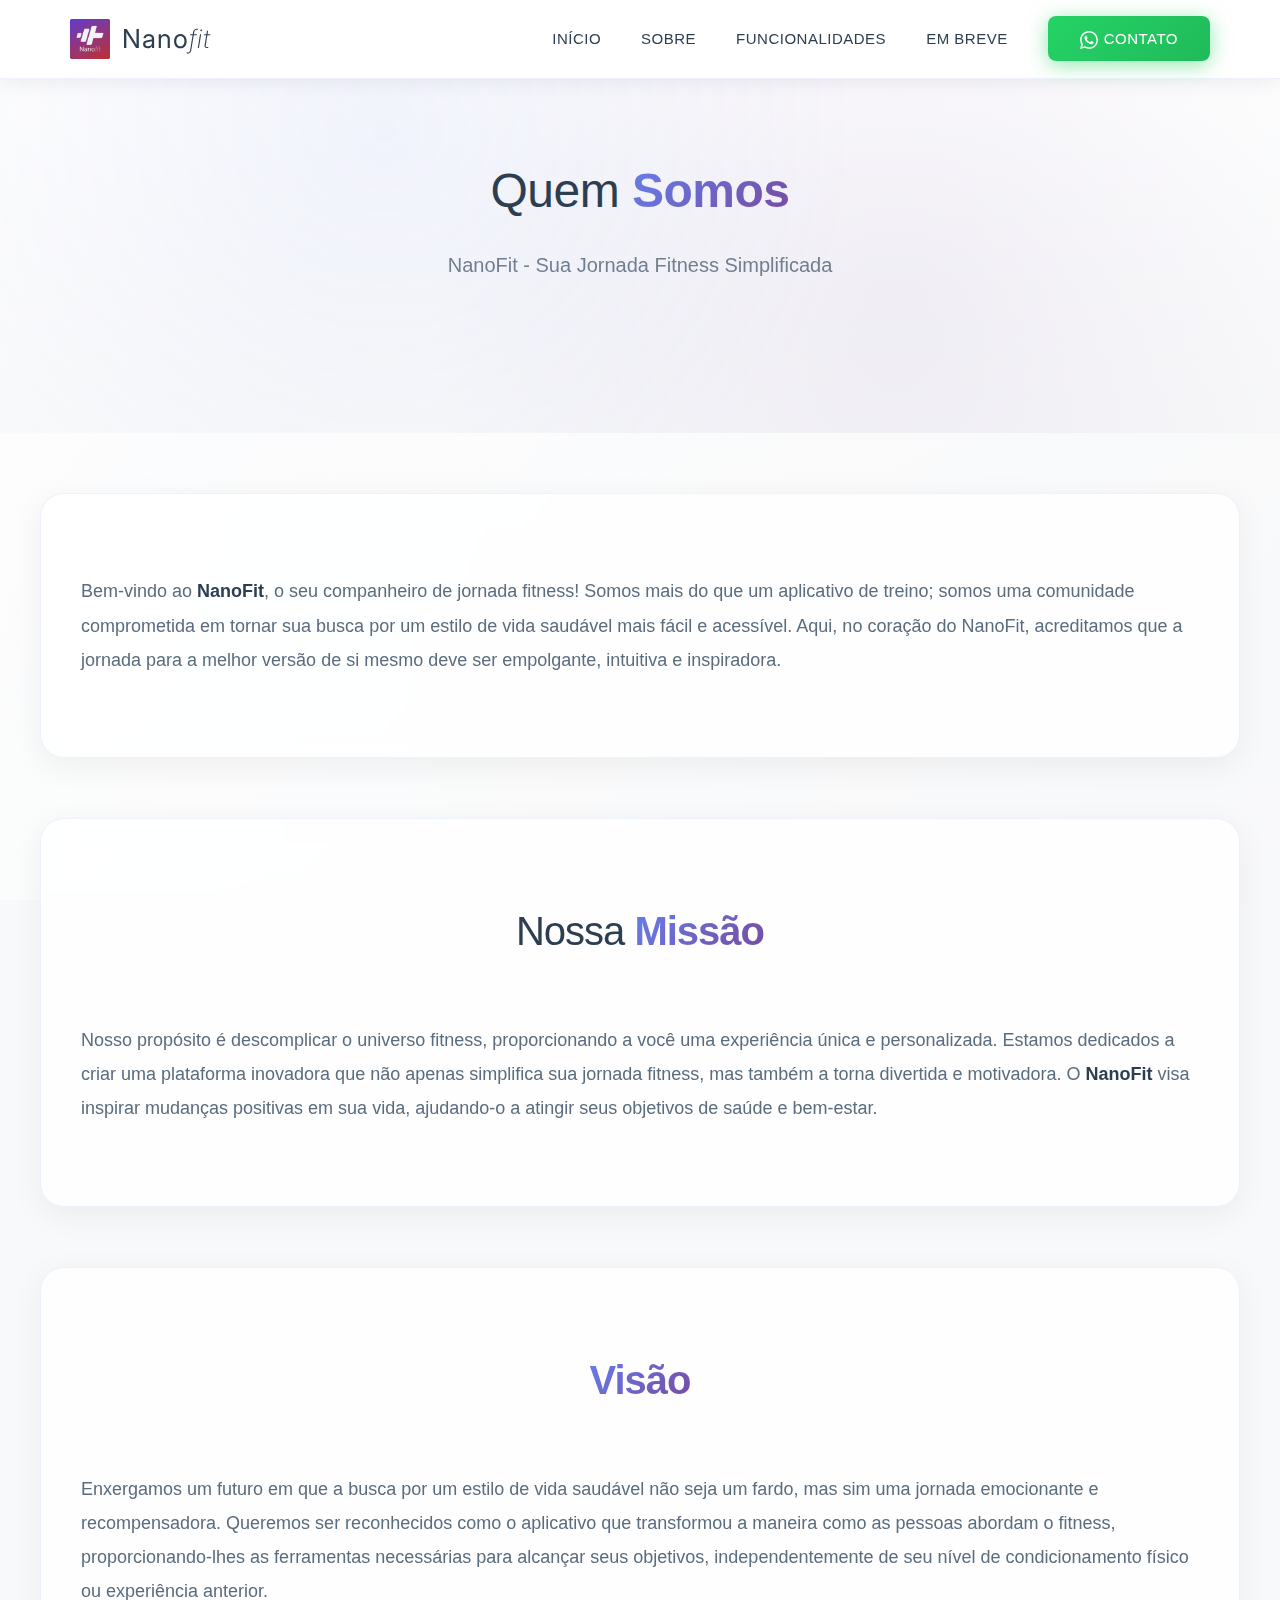
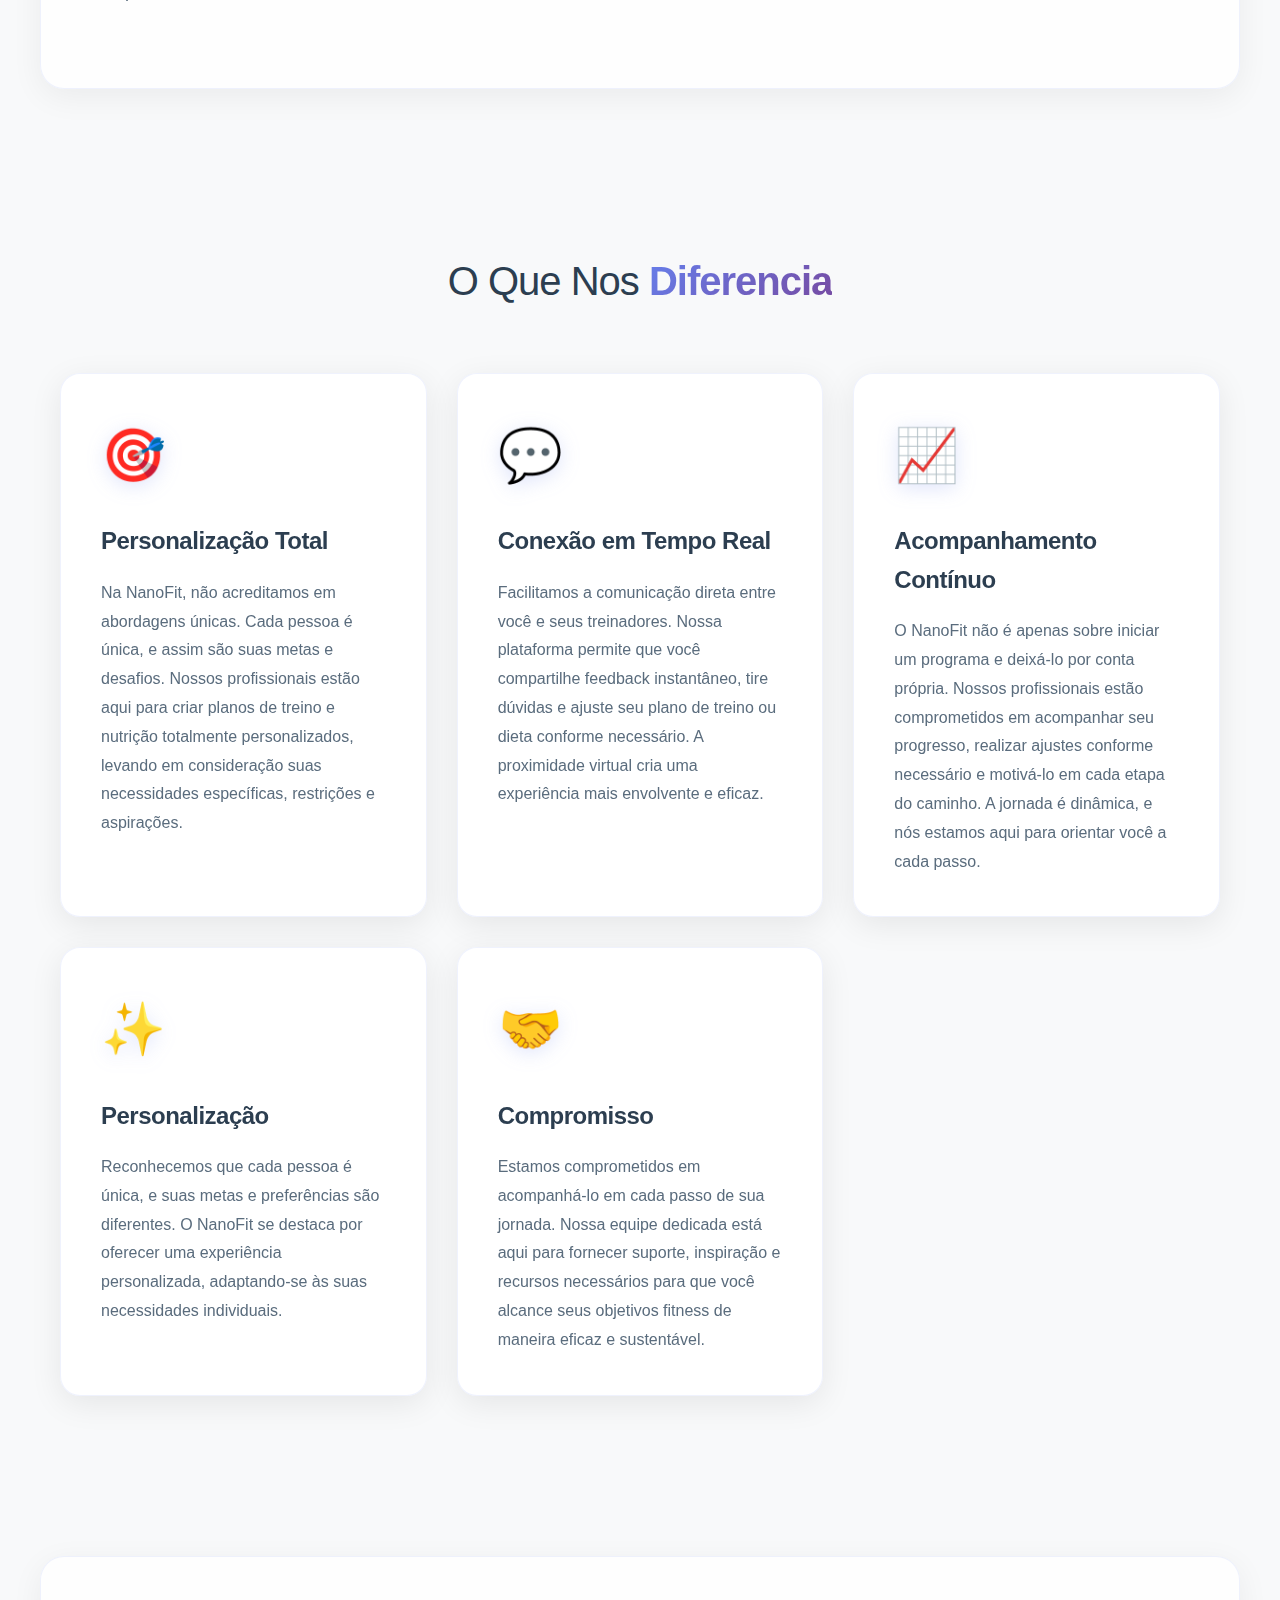
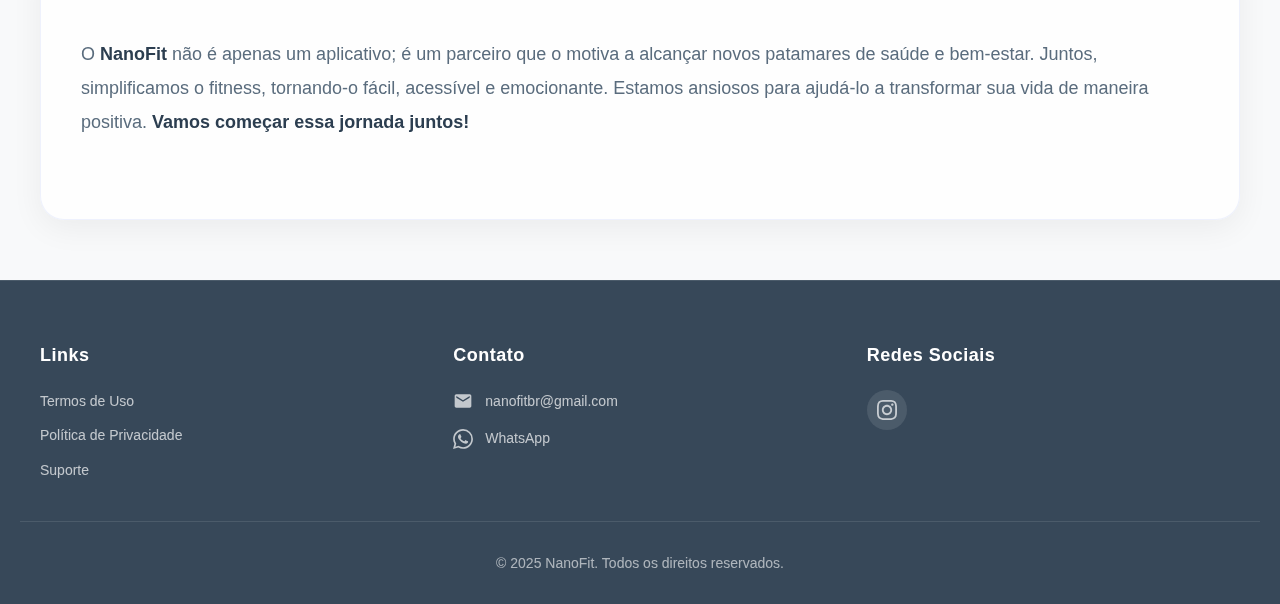
<file: about.html>
<!doctype html>
<html lang="pt-BR">

<head>
    <meta charset="utf-8" />
    <link rel="icon" href="favicon.png" type="image/png">
    <meta name="viewport" content="width=device-width,initial-scale=1" />
    <link rel="preconnect" href="https://fonts.googleapis.com">
    <link rel="preconnect" href="https://fonts.gstatic.com" crossorigin>
    <link href="https://fonts.googleapis.com/css2?family=Inter:wght@200;400&display=swap" rel="stylesheet">
    <link rel="stylesheet" href="style.css">
    <title>Sobre Nós - NanoFit</title>
</head>

<body>
    <!-- Navbar Fixa -->
    <nav class="navbar" id="navbar">
        <div class="nav-container">
            <div class="nav-logo">
                <img src="logo.png" alt="NanoFit Logo">
                <span class="nav-logo-text"><span class="nano">Nano</span><span class="fit">fit</span></span>
            </div>
            <ul class="nav-links" id="navLinks">
                <li><a href="index.html">Início</a></li>
                <li><a href="about.html">Sobre</a></li>
                <li><a href="index.html#funcionalidades">Funcionalidades</a></li>
                <li><a href="index.html#em-breve">Em Breve</a></li>
                <li><a href="https://wa.me/5582982344614?text=Olá!%20Gostaria%20de%20saber%20mais%20sobre%20o%20Nano%20Fit"
                        class="nav-cta"><span><svg
                                style="display: inline-block; width: 18px; height: 18px; vertical-align: middle; margin-right: 6px; fill: currentColor;"
                                viewBox="0 0 24 24" xmlns="http://www.w3.org/2000/svg">
                                <path
                                    d="M17.472 14.382c-.297-.149-1.758-.867-2.03-.967-.273-.099-.471-.148-.67.15-.197.297-.767.966-.94 1.164-.173.199-.347.223-.644.075-.297-.15-1.255-.463-2.39-1.475-.883-.788-1.48-1.761-1.653-2.059-.173-.297-.018-.458.13-.606.134-.133.298-.347.446-.52.149-.174.198-.298.298-.497.099-.198.05-.371-.025-.52-.075-.149-.669-1.612-.916-2.207-.242-.579-.487-.5-.669-.51-.173-.008-.371-.01-.57-.01-.198 0-.52.074-.792.372-.272.297-1.04 1.016-1.04 2.479 0 1.462 1.065 2.875 1.213 3.074.149.198 2.096 3.2 5.077 4.487.709.306 1.262.489 1.694.625.712.227 1.36.195 1.871.118.571-.085 1.758-.719 2.006-1.413.248-.694.248-1.289.173-1.413-.074-.124-.272-.198-.57-.347m-5.421 7.403h-.004a9.87 9.87 0 01-5.031-1.378l-.361-.214-3.741.982.998-3.648-.235-.374a9.86 9.86 0 01-1.51-5.26c.001-5.45 4.436-9.884 9.888-9.884 2.64 0 5.122 1.03 6.988 2.898a9.825 9.825 0 012.893 6.994c-.003 5.45-4.437 9.884-9.885 9.884m8.413-18.297A11.815 11.815 0 0012.05 0C5.495 0 .16 5.335.157 11.892c0 2.096.547 4.142 1.588 5.945L.057 24l6.305-1.654a11.882 11.882 0 005.683 1.448h.005c6.554 0 11.89-5.335 11.893-11.893a11.821 11.821 0 00-3.48-8.413Z" />
                            </svg>Contato</span></a></li>
            </ul>
            <div class="menu-toggle" id="menuToggle">
                <span></span>
                <span></span>
                <span></span>
            </div>
        </div>
    </nav>

    <!-- Hero Section -->
    <section class="hero" id="home">
        <div class="hero-content">
            <h1>Quem <strong>Somos</strong></h1>
            <p>NanoFit - Sua Jornada Fitness Simplificada</p>
        </div>
    </section>

    <!-- About Content Section -->
    <section class="section about">
        <div class="about-content">
            <div class="about-text">
                <p>Bem-vindo ao <strong>NanoFit</strong>, o seu companheiro de jornada fitness! Somos mais do que um
                    aplicativo
                    de treino; somos uma comunidade comprometida em tornar sua busca por um estilo de vida saudável mais
                    fácil e
                    acessível. Aqui, no coração do NanoFit, acreditamos que a jornada para a melhor versão de si mesmo
                    deve ser
                    empolgante, intuitiva e inspiradora.</p>
            </div>
        </div>
    </section>

    <!-- Mission Section -->
    <section class="section about">
        <h2 class="section-title">Nossa <strong>Missão</strong></h2>
        <div class="about-content">
            <div class="about-text">
                <p>Nosso propósito é descomplicar o universo fitness, proporcionando a você uma experiência única e
                    personalizada. Estamos dedicados a criar uma plataforma inovadora que não apenas simplifica sua
                    jornada
                    fitness, mas também a torna divertida e motivadora. O <strong>NanoFit</strong> visa inspirar
                    mudanças positivas
                    em sua vida, ajudando-o a atingir seus objetivos de saúde e bem-estar.</p>
            </div>
        </div>
    </section>

    <!-- Vision Section -->
    <section class="section about">
        <h2 class="section-title"><strong>Visão</strong></h2>
        <div class="about-content">
            <div class="about-text">
                <p>Enxergamos um futuro em que a busca por um estilo de vida saudável não seja um fardo, mas sim uma
                    jornada
                    emocionante e recompensadora. Queremos ser reconhecidos como o aplicativo que transformou a maneira
                    como as
                    pessoas abordam o fitness, proporcionando-lhes as ferramentas necessárias para alcançar seus
                    objetivos,
                    independentemente de seu nível de condicionamento físico ou experiência anterior.</p>
            </div>
        </div>
    </section>

    <!-- What Makes Us Different Section -->
    <section class="section">
        <h2 class="section-title">O Que Nos <strong>Diferencia</strong></h2>
        <div class="features-grid">
            <div class="feature-card">
                <div class="feature-icon">🎯</div>
                <h3>Personalização Total</h3>
                <p>Na <strong>NanoFit</strong>, não acreditamos em abordagens únicas. Cada pessoa é única, e assim são
                    suas
                    metas e desafios. Nossos profissionais estão aqui para criar planos de treino e nutrição totalmente
                    personalizados, levando em consideração suas necessidades específicas, restrições e aspirações.</p>
            </div>

            <div class="feature-card">
                <div class="feature-icon">💬</div>
                <h3>Conexão em Tempo Real</h3>
                <p>Facilitamos a comunicação direta entre você e seus treinadores. Nossa plataforma permite que você
                    compartilhe
                    feedback instantâneo, tire dúvidas e ajuste seu plano de treino ou dieta conforme necessário. A
                    proximidade
                    virtual cria uma experiência mais envolvente e eficaz.</p>
            </div>

            <div class="feature-card">
                <div class="feature-icon">📈</div>
                <h3>Acompanhamento Contínuo</h3>
                <p>O <strong>NanoFit</strong> não é apenas sobre iniciar um programa e deixá-lo por conta própria.
                    Nossos
                    profissionais estão comprometidos em acompanhar seu progresso, realizar ajustes conforme necessário
                    e
                    motivá-lo em cada etapa do caminho. A jornada é dinâmica, e nós estamos aqui para orientar você a
                    cada passo.
                </p>
            </div>

            <div class="feature-card">
                <div class="feature-icon">✨</div>
                <h3>Personalização</h3>
                <p>Reconhecemos que cada pessoa é única, e suas metas e preferências são diferentes. O
                    <strong>NanoFit</strong>
                    se destaca por oferecer uma experiência personalizada, adaptando-se às suas necessidades
                    individuais.
                </p>
            </div>

            <div class="feature-card">
                <div class="feature-icon">🤝</div>
                <h3>Compromisso</h3>
                <p>Estamos comprometidos em acompanhá-lo em cada passo de sua jornada. Nossa equipe dedicada está aqui
                    para
                    fornecer suporte, inspiração e recursos necessários para que você alcance seus objetivos fitness de
                    maneira
                    eficaz e sustentável.</p>
            </div>
        </div>
    </section>

    <!-- Final Message Section -->
    <section class="section about">
        <div class="about-content">
            <div class="about-text">
                <p>O <strong>NanoFit</strong> não é apenas um aplicativo; é um parceiro que o motiva a alcançar novos
                    patamares
                    de saúde e bem-estar. Juntos, simplificamos o fitness, tornando-o fácil, acessível e emocionante.
                    Estamos
                    ansiosos para ajudá-lo a transformar sua vida de maneira positiva.
                    <strong>Vamos começar essa jornada juntos!</strong>
                </p>
            </div>
        </div>
    </section>

    <!-- Footer -->
    <footer class="footer">
        <div class="footer-container">
            <!-- Links -->
            <div class="footer-section">
                <h3>Links</h3>
                <div class="footer-links">
                    <a href="terms.html">Termos de Uso</a>
                    <a href="privacy.html">Política de Privacidade</a>
                    <a href="support.html">Suporte</a>
                </div>
            </div>

            <!-- Contato -->
            <div class="footer-section">
                <h3>Contato</h3>
                <div class="footer-contact">
                    <a href="mailto:nanofitbr@gmail.com" class="footer-contact-item">
                        <svg viewBox="0 0 24 24" xmlns="http://www.w3.org/2000/svg">
                            <path
                                d="M20 4H4c-1.1 0-1.99.9-1.99 2L2 18c0 1.1.9 2 2 2h16c1.1 0 2-.9 2-2V6c0-1.1-.9-2-2-2zm0 4l-8 5-8-5V6l8 5 8-5v2z" />
                        </svg>
                        <span>nanofitbr@gmail.com</span>
                    </a>
                    <a href="https://wa.me/5582982344614?text=Olá!%20Gostaria%20de%20saber%20mais%20sobre%20o%20Nano%20Fit"
                        class="footer-contact-item" target="_blank" rel="noopener noreferrer">
                        <svg viewBox="0 0 24 24" xmlns="http://www.w3.org/2000/svg">
                            <path
                                d="M17.472 14.382c-.297-.149-1.758-.867-2.03-.967-.273-.099-.471-.148-.67.15-.197.297-.767.966-.94 1.164-.173.199-.347.223-.644.075-.297-.15-1.255-.463-2.39-1.475-.883-.788-1.48-1.761-1.653-2.059-.173-.297-.018-.458.13-.606.134-.133.298-.347.446-.52.149-.174.198-.298.298-.497.099-.198.05-.371-.025-.52-.075-.149-.669-1.612-.916-2.207-.242-.579-.487-.5-.669-.51-.173-.008-.371-.01-.57-.01-.198 0-.52.074-.792.372-.272.297-1.04 1.016-1.04 2.479 0 1.462 1.065 2.875 1.213 3.074.149.198 2.096 3.2 5.077 4.487.709.306 1.262.489 1.694.625.712.227 1.36.195 1.871.118.571-.085 1.758-.719 2.006-1.413.248-.694.248-1.289.173-1.413-.074-.124-.272-.198-.57-.347m-5.421 7.403h-.004a9.87 9.87 0 01-5.031-1.378l-.361-.214-3.741.982.998-3.648-.235-.374a9.86 9.86 0 01-1.51-5.26c.001-5.45 4.436-9.884 9.888-9.884 2.64 0 5.122 1.03 6.988 2.898a9.825 9.825 0 012.893 6.994c-.003 5.45-4.437 9.884-9.885 9.884m8.413-18.297A11.815 11.815 0 0012.05 0C5.495 0 .16 5.335.157 11.892c0 2.096.547 4.142 1.588 5.945L.057 24l6.305-1.654a11.882 11.882 0 005.683 1.448h.005c6.554 0 11.89-5.335 11.893-11.893a11.821 11.821 0 00-3.48-8.413Z" />
                        </svg>
                        <span>WhatsApp</span>
                    </a>
                </div>
            </div>

            <!-- Redes Sociais -->
            <div class="footer-section">
                <h3>Redes Sociais</h3>
                <div class="footer-social">
                    <a href="https://www.instagram.com/nanofitapp" target="_blank" rel="noopener noreferrer"
                        aria-label="Instagram">
                        <svg viewBox="0 0 24 24" xmlns="http://www.w3.org/2000/svg">
                            <path
                                d="M12 2.163c3.204 0 3.584.012 4.85.07 3.252.148 4.771 1.691 4.919 4.919.058 1.265.069 1.645.069 4.849 0 3.205-.012 3.584-.069 4.849-.149 3.225-1.664 4.771-4.919 4.919-1.266.058-1.644.07-4.85.07-3.204 0-3.584-.012-4.849-.07-3.26-.149-4.771-1.699-4.919-4.92-.058-1.265-.07-1.644-.07-4.849 0-3.204.013-3.583.07-4.849.149-3.227 1.664-4.771 4.919-4.919 1.266-.057 1.645-.069 4.849-.069zm0-2.163c-3.259 0-3.667.014-4.947.072-4.358.2-6.78 2.618-6.98 6.98-.059 1.281-.073 1.689-.073 4.948 0 3.259.014 3.668.072 4.948.2 4.358 2.618 6.78 6.98 6.98 1.281.058 1.689.072 4.948.072 3.259 0 3.668-.014 4.948-.072 4.354-.2 6.782-2.618 6.979-6.98.059-1.28.073-1.689.073-4.948 0-3.259-.014-3.667-.072-4.947-.196-4.354-2.617-6.78-6.979-6.98-1.281-.059-1.69-.073-4.949-.073zm0 5.838c-3.403 0-6.162 2.759-6.162 6.162s2.759 6.163 6.162 6.163 6.162-2.759 6.162-6.163c0-3.403-2.759-6.162-6.162-6.162zm0 10.162c-2.209 0-4-1.79-4-4 0-2.209 1.791-4 4-4s4 1.791 4 4c0 2.21-1.791 4-4 4zm6.406-11.845c-.796 0-1.441.645-1.441 1.44s.645 1.44 1.441 1.44c.795 0 1.439-.645 1.439-1.44s-.644-1.44-1.439-1.44z" />
                        </svg>
                    </a>
                </div>
            </div>
        </div>

        <div class="footer-bottom">
            <p>&copy; 2025 NanoFit. Todos os direitos reservados.</p>
        </div>
    </footer>

    <script src="script.js"></script>
</body>

</html>
</file>
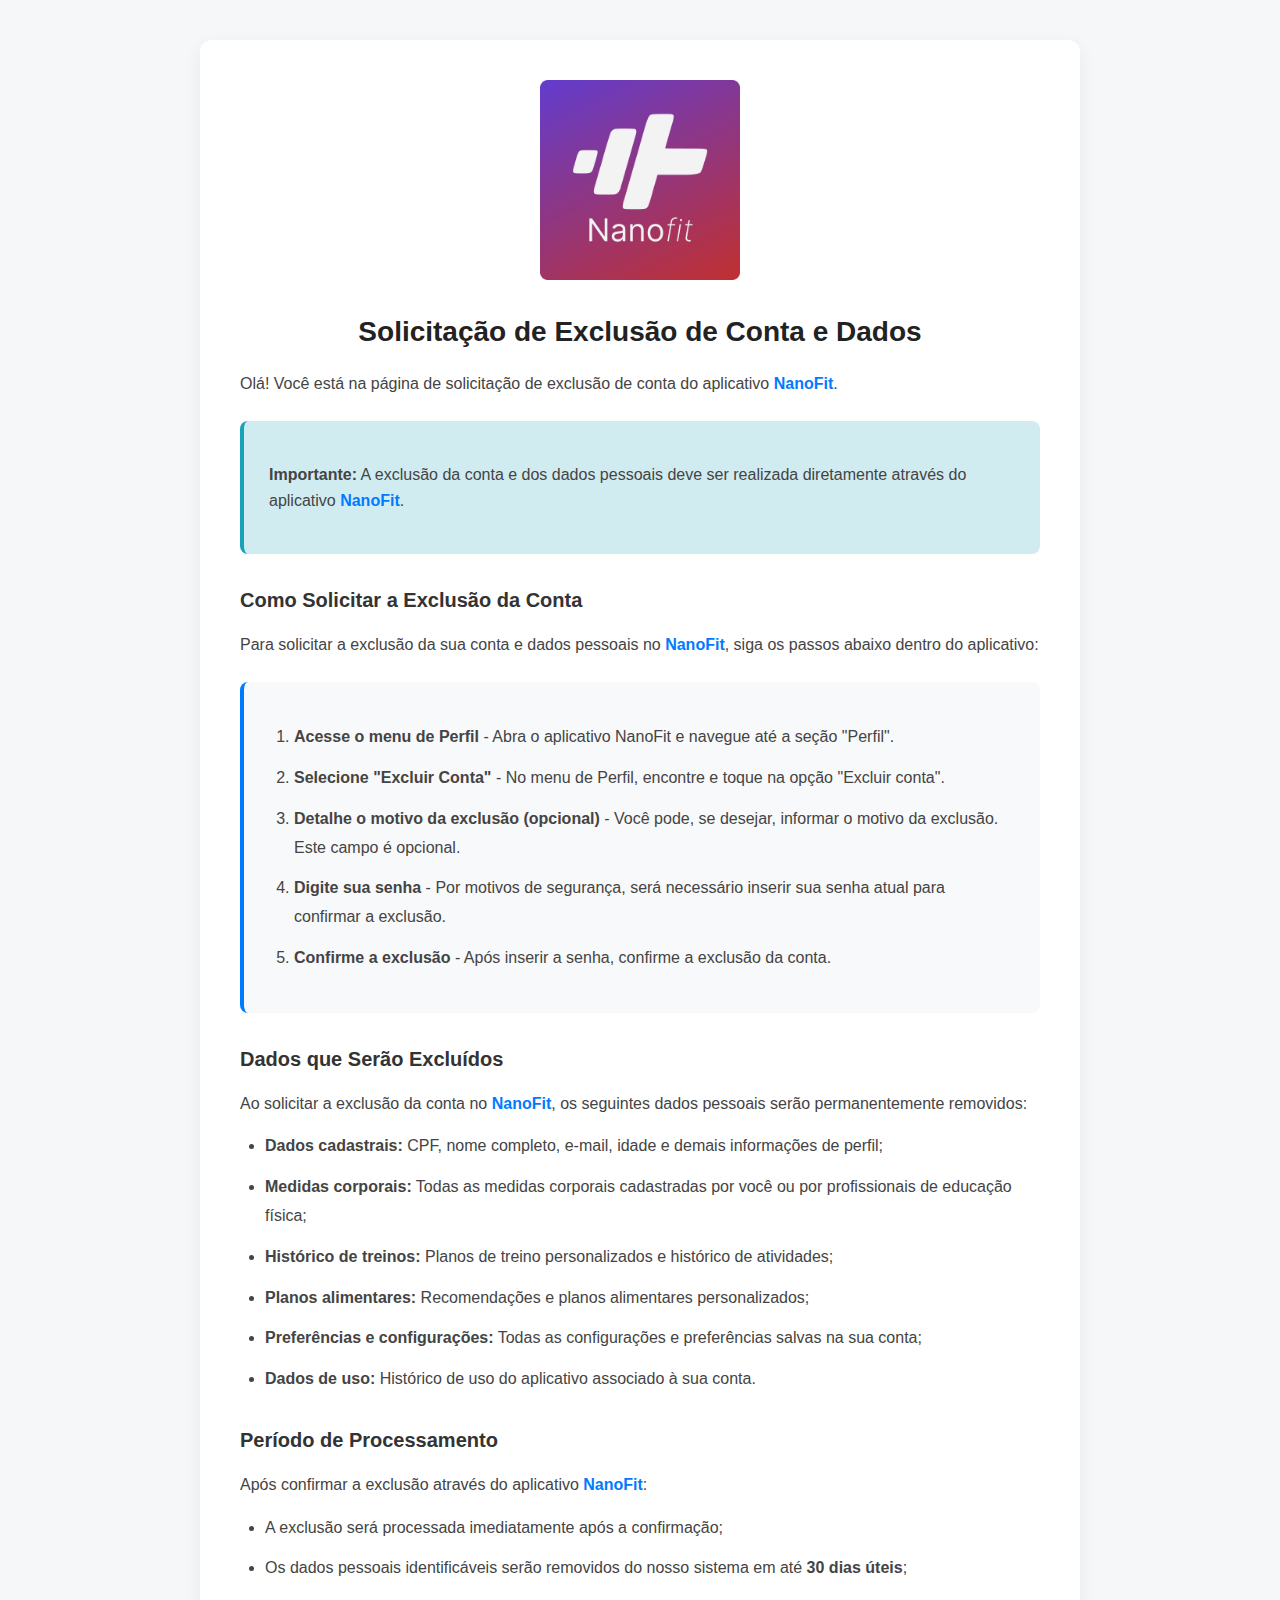
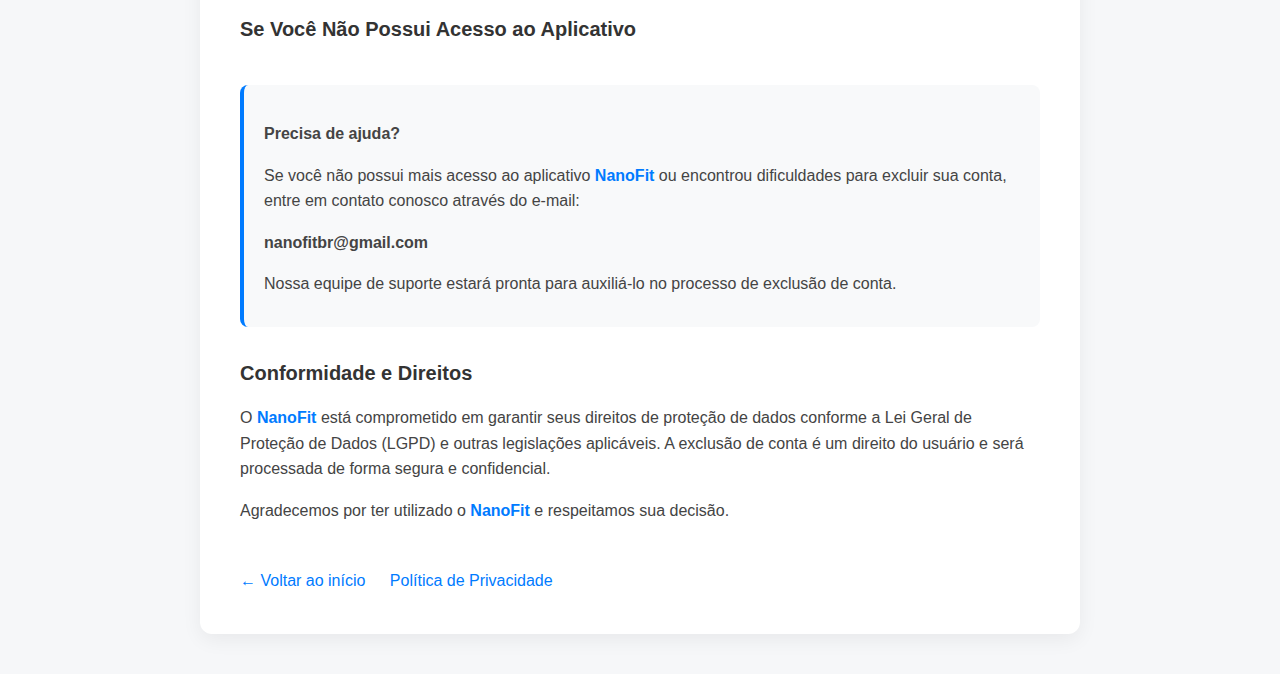
<file: delete-account.html>
<!doctype html>
<html lang="pt-BR">

<head>
    <meta charset="utf-8" />
    <link rel="icon" href="favicon.png" type="image/png">
    <meta name="viewport" content="width=device-width,initial-scale=1" />
    <title>Solicitação de Exclusão de Conta - NanoFit</title>
    <style>
        html,
        body {
            min-height: 100%;
            margin: 0;
            padding: 0;
        }

        body {
            background: #f6f7f9;
            font-family: -apple-system, BlinkMacSystemFont, "Segoe UI", Roboto, "Helvetica Neue", Arial;
            color: #222;
            padding: 40px 20px;
            line-height: 1.6;
        }

        .container {
            max-width: 800px;
            margin: 0 auto;
            background: #ffffff;
            padding: 40px;
            border-radius: 12px;
            box-shadow: 0 6px 20px rgba(0, 0, 0, 0.06);
        }

        .logo {
            display: block;
            margin: 0 auto 30px auto;
            max-width: 200px;
            height: auto;
        }

        h1 {
            font-size: 28px;
            font-weight: 700;
            color: #222;
            margin-bottom: 10px;
            text-align: center;
        }

        .date {
            text-align: center;
            color: #666;
            margin-bottom: 30px;
            font-size: 14px;
        }

        h2 {
            font-size: 20px;
            font-weight: 600;
            color: #333;
            margin-top: 30px;
            margin-bottom: 15px;
        }

        h3 {
            font-size: 18px;
            font-weight: 600;
            color: #444;
            margin-top: 20px;
            margin-bottom: 10px;
        }

        p {
            margin-bottom: 15px;
            color: #444;
        }

        ul {
            margin-bottom: 15px;
            padding-left: 25px;
        }

        ol {
            margin-bottom: 15px;
            padding-left: 25px;
        }

        li {
            margin-bottom: 12px;
            color: #444;
            line-height: 1.8;
        }

        .steps-box {
            margin: 25px 0;
            padding: 25px;
            background: #f8f9fa;
            border-radius: 8px;
            border-left: 4px solid #007bff;
        }

        .warning-box {
            margin: 25px 0;
            padding: 25px;
            background: #fff3cd;
            border-radius: 8px;
            border-left: 4px solid #ffc107;
        }

        .info-box {
            margin: 25px 0;
            padding: 25px;
            background: #d1ecf1;
            border-radius: 8px;
            border-left: 4px solid #17a2b8;
        }

        .contact {
            margin-top: 40px;
            padding: 20px;
            background: #f8f9fa;
            border-radius: 8px;
            border-left: 4px solid #007bff;
        }

        .contact p {
            margin-bottom: 10px;
        }

        .back-link {
            display: inline-block;
            margin-top: 30px;
            color: #007bff;
            text-decoration: none;
            font-weight: 500;
        }

        .back-link:hover {
            text-decoration: underline;
        }

        .app-name {
            font-weight: 700;
            color: #007bff;
        }

        @media (max-width: 768px) {
            body {
                padding: 20px 10px;
            }

            .container {
                padding: 24px;
            }

            h1 {
                font-size: 24px;
            }

            h2 {
                font-size: 18px;
            }

            h3 {
                font-size: 16px;
            }
        }
    </style>
</head>

<body>
    <div class="container">
        <img class="logo" src="logo.png" alt="Logo NanoFit" />
        <h1>Solicitação de Exclusão de Conta e Dados</h1>

        <p>Olá! Você está na página de solicitação de exclusão de conta do aplicativo <strong
                class="app-name">NanoFit</strong>.</p>

        <div class="info-box">
            <p><strong>Importante:</strong> A exclusão da conta e dos dados pessoais deve ser realizada diretamente
                através do aplicativo <strong class="app-name">NanoFit</strong>.</p>
        </div>

        <h2>Como Solicitar a Exclusão da Conta</h2>

        <p>Para solicitar a exclusão da sua conta e dados pessoais no <strong class="app-name">NanoFit</strong>, siga os
            passos abaixo dentro do aplicativo:</p>

        <div class="steps-box">
            <ol>
                <li><strong>Acesse o menu de Perfil</strong> - Abra o aplicativo NanoFit e navegue até a seção "Perfil".
                </li>
                <li><strong>Selecione "Excluir Conta"</strong> - No menu de Perfil, encontre e toque na opção "Excluir
                    conta".</li>
                <li><strong>Detalhe o motivo da exclusão (opcional)</strong> - Você pode, se desejar, informar o motivo
                    da exclusão. Este campo é opcional.</li>
                <li><strong>Digite sua senha</strong> - Por motivos de segurança, será necessário inserir sua senha
                    atual para confirmar a exclusão.</li>
                <li><strong>Confirme a exclusão</strong> - Após inserir a senha, confirme a exclusão da conta.</li>
            </ol>
        </div>

        <h2>Dados que Serão Excluídos</h2>

        <p>Ao solicitar a exclusão da conta no <strong class="app-name">NanoFit</strong>, os seguintes dados pessoais
            serão permanentemente removidos:</p>

        <ul>
            <li><strong>Dados cadastrais:</strong> CPF, nome completo, e-mail, idade e demais informações de perfil;
            </li>
            <li><strong>Medidas corporais:</strong> Todas as medidas corporais cadastradas por você ou por profissionais
                de educação física;</li>
            <li><strong>Histórico de treinos:</strong> Planos de treino personalizados e histórico de atividades;</li>
            <li><strong>Planos alimentares:</strong> Recomendações e planos alimentares personalizados;</li>
            <li><strong>Preferências e configurações:</strong> Todas as configurações e preferências salvas na sua
                conta;</li>
            <li><strong>Dados de uso:</strong> Histórico de uso do aplicativo associado à sua conta.</li>
        </ul>


        <h2>Período de Processamento</h2>

        <p>Após confirmar a exclusão através do aplicativo <strong class="app-name">NanoFit</strong>:</p>

        <ul>
            <li>A exclusão será processada imediatamente após a confirmação;</li>
            <li>Os dados pessoais identificáveis serão removidos do nosso sistema em até <strong>30 dias úteis</strong>;
            </li>
            <!-- <li>Você receberá uma confirmação por e-mail quando a exclusão for concluída;</li> -->
            <!-- <li>Após a exclusão, não será possível recuperar sua conta ou dados pessoais.</li> -->
        </ul>

        <h2>Se Você Não Possui Acesso ao Aplicativo</h2>

        <div class="contact">
            <p><strong>Precisa de ajuda?</strong></p>
            <p>Se você não possui mais acesso ao aplicativo <strong class="app-name">NanoFit</strong> ou encontrou
                dificuldades para excluir sua conta, entre em contato conosco através do e-mail:</p>
            <p><strong>nanofitbr@gmail.com</strong></p>
            <p>Nossa equipe de suporte estará pronta para auxiliá-lo no processo de exclusão de conta.</p>
        </div>

        <h2>Conformidade e Direitos</h2>

        <p>O <strong class="app-name">NanoFit</strong> está comprometido em garantir seus direitos de proteção de dados
            conforme a Lei Geral de Proteção de Dados (LGPD) e outras legislações aplicáveis. A exclusão de conta é um
            direito do usuário e será processada de forma segura e confidencial.</p>

        <p>Agradecemos por ter utilizado o <strong class="app-name">NanoFit</strong> e respeitamos sua decisão.</p>

        <a href="index.html" class="back-link">← Voltar ao início</a>
        <a href="privacy.html" class="back-link" style="margin-left: 20px;">Política de Privacidade</a>
    </div>
</body>

</html>
</file>
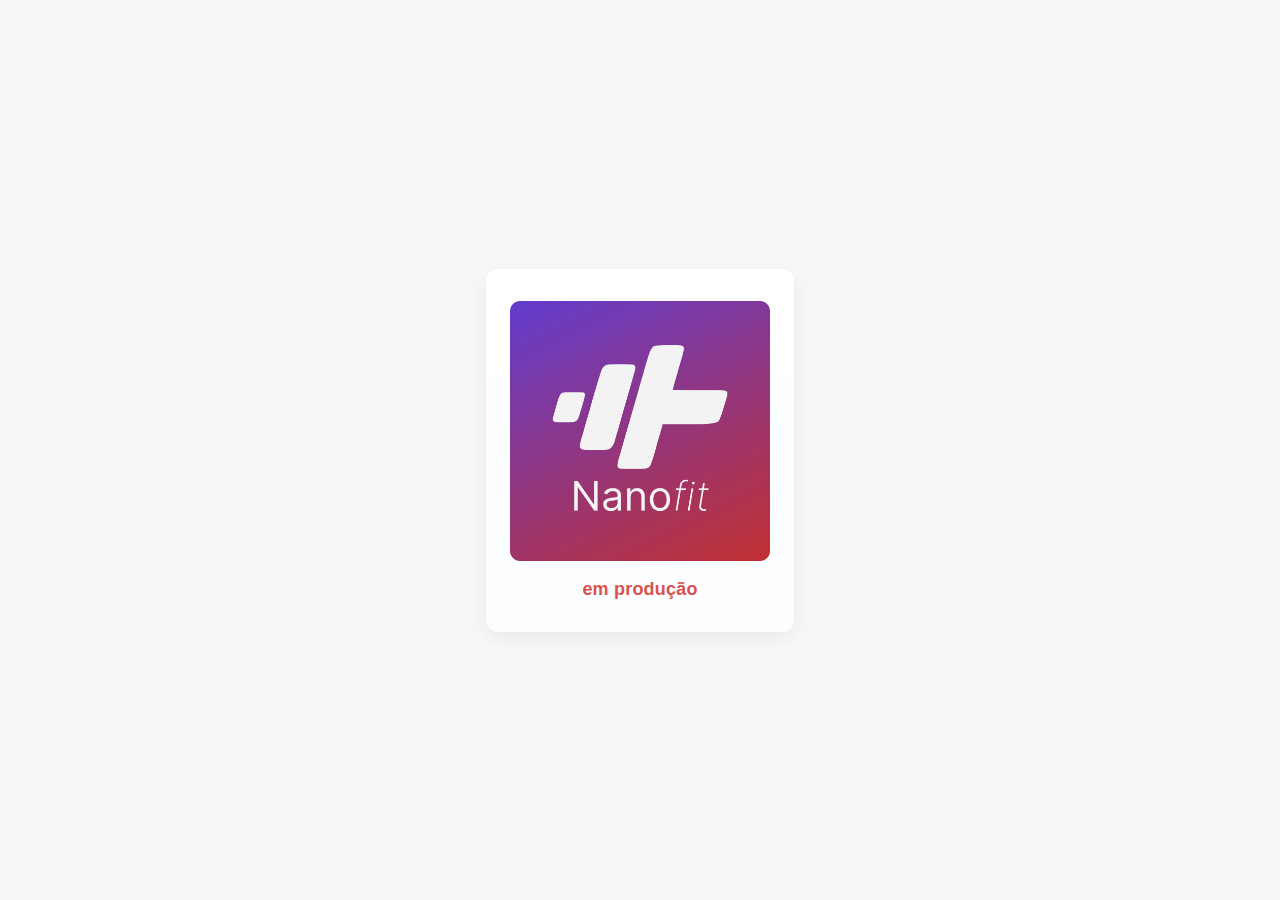
<file: pagina_em_producao.html>
<!doctype html>
<html lang="pt-BR">
  <head>
    <meta charset="utf-8" />
    <meta name="viewport" content="width=device-width,initial-scale=1" />
    <title>Em produção</title>
    <style>
      /* Estilos simples para centrar a logo e a mensagem */
      html,body{
        height:100%;
        margin:0;
      }
      body{
        display:flex;
        align-items:center;
        justify-content:center;
        background:#f6f7f9;
        font-family: -apple-system, BlinkMacSystemFont, "Segoe UI", Roboto, "Helvetica Neue", Arial;
        color:#222;
      }
      .card{
        text-align:center;
        padding:32px 24px;
        border-radius:12px;
        box-shadow:0 6px 20px rgba(0,0,0,0.06);
        background:linear-gradient(180deg, #ffffff 0%, #fbfdff 100%);
        max-width:420px;
      }
      .logo{
        display:block;
        margin:0 auto 18px auto;
        max-width:260px;
        height:auto;
      }
      .status{
        font-size:18px;
        font-weight:600;
        letter-spacing:0.2px;
        color:#d9534f; /* tom vermelho/alarme para indicar produção */
      }
      @media (max-width:420px){
        .card{ padding:20px; }
        .logo{ max-width:200px; }
      }
    </style>
  </head>
  <body>
    <div class="card">
      <!-- Substitua "logo.png" pelo caminho da sua imagem (ex: /assets/logo.png) ou por uma data URL -->
      <img class="logo" src="logo.png" alt="Logo" />
      <div class="status">em produção</div>
    </div>
  </body>
</html>
</file>
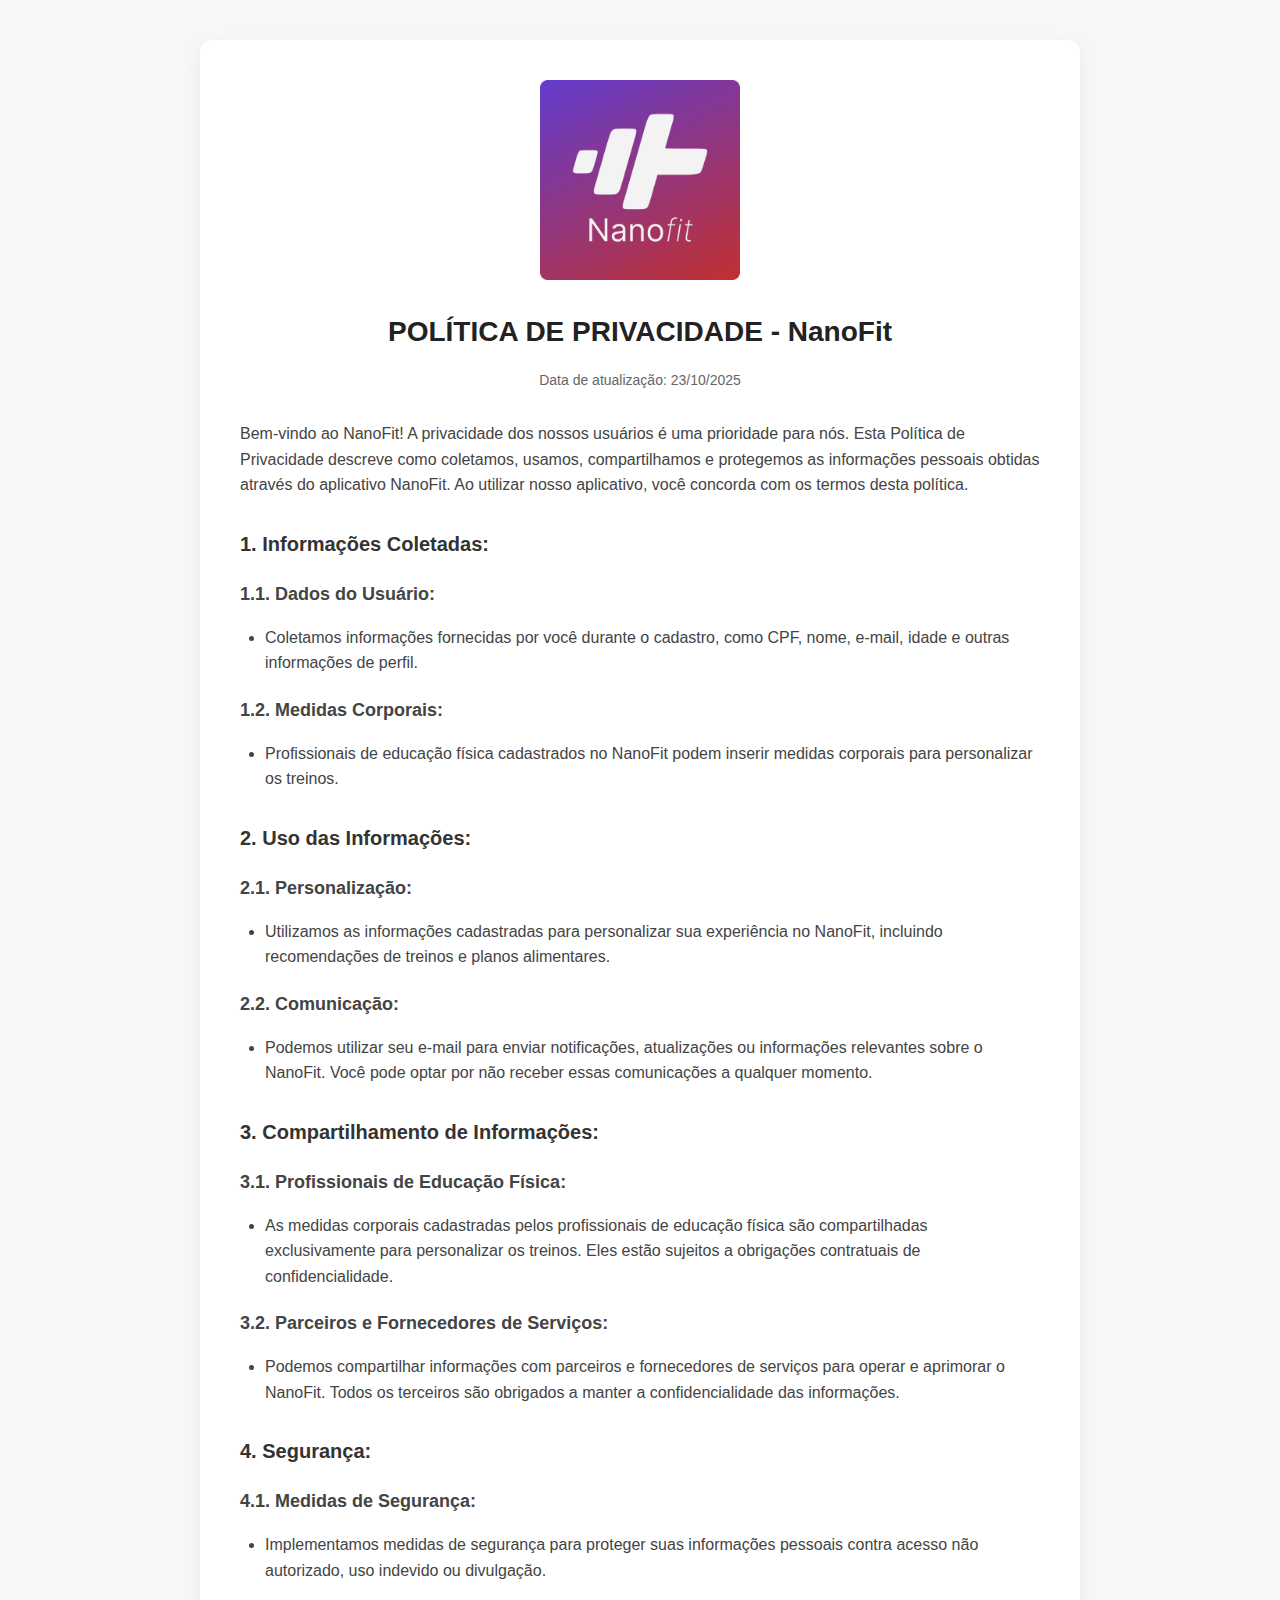
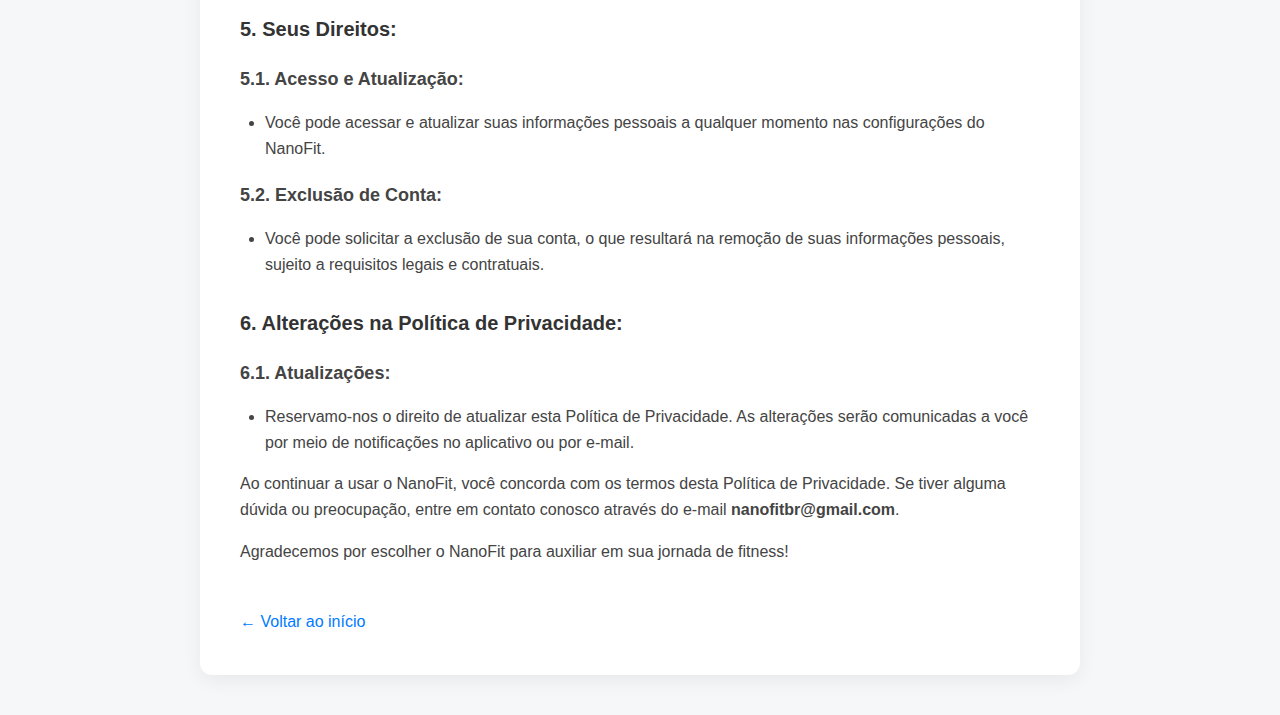
<file: privacy.html>
<!doctype html>
<html lang="pt-BR">

<head>
    <meta charset="utf-8" />
    <link rel="icon" href="favicon.png" type="image/png">
    <meta name="viewport" content="width=device-width,initial-scale=1" />
    <title>Política de Privacidade - NanoFit</title>
    <style>
        html,
        body {
            min-height: 100%;
            margin: 0;
            padding: 0;
        }

        body {
            background: #f6f7f9;
            font-family: -apple-system, BlinkMacSystemFont, "Segoe UI", Roboto, "Helvetica Neue", Arial;
            color: #222;
            padding: 40px 20px;
            line-height: 1.6;
        }

        .container {
            max-width: 800px;
            margin: 0 auto;
            background: #ffffff;
            padding: 40px;
            border-radius: 12px;
            box-shadow: 0 6px 20px rgba(0, 0, 0, 0.06);
        }

        .logo {
            display: block;
            margin: 0 auto 30px auto;
            max-width: 200px;
            height: auto;
        }

        h1 {
            font-size: 28px;
            font-weight: 700;
            color: #222;
            margin-bottom: 10px;
            text-align: center;
        }

        .date {
            text-align: center;
            color: #666;
            margin-bottom: 30px;
            font-size: 14px;
        }

        h2 {
            font-size: 20px;
            font-weight: 600;
            color: #333;
            margin-top: 30px;
            margin-bottom: 15px;
        }

        h3 {
            font-size: 18px;
            font-weight: 600;
            color: #444;
            margin-top: 20px;
            margin-bottom: 10px;
        }

        p {
            margin-bottom: 15px;
            color: #444;
        }

        ul {
            margin-bottom: 15px;
            padding-left: 25px;
        }

        li {
            margin-bottom: 8px;
            color: #444;
        }

        .contact {
            margin-top: 40px;
            padding: 20px;
            background: #f8f9fa;
            border-radius: 8px;
            border-left: 4px solid #007bff;
        }

        .contact p {
            margin-bottom: 10px;
        }

        .back-link {
            display: inline-block;
            margin-top: 30px;
            color: #007bff;
            text-decoration: none;
            font-weight: 500;
        }

        .back-link:hover {
            text-decoration: underline;
        }

        @media (max-width: 768px) {
            body {
                padding: 20px 10px;
            }

            .container {
                padding: 24px;
            }

            h1 {
                font-size: 24px;
            }

            h2 {
                font-size: 18px;
            }

            h3 {
                font-size: 16px;
            }
        }
    </style>
</head>

<body>
    <div class="container">
        <img class="logo" src="logo.png" alt="Logo NanoFit" />
        <h1>POLÍTICA DE PRIVACIDADE - NanoFit</h1>
        <p class="date">Data de atualização: 23/10/2025</p>

        <p>Bem-vindo ao NanoFit! A privacidade dos nossos usuários é uma prioridade para nós. Esta Política de
            Privacidade descreve como coletamos, usamos, compartilhamos e protegemos as informações pessoais obtidas
            através do aplicativo NanoFit. Ao utilizar nosso aplicativo, você concorda com os termos desta política.</p>

        <h2>1. Informações Coletadas:</h2>

        <h3>1.1. Dados do Usuário:</h3>
        <ul>
            <li>Coletamos informações fornecidas por você durante o cadastro, como CPF, nome, e-mail, idade e outras
                informações de perfil.</li>
        </ul>

        <h3>1.2. Medidas Corporais:</h3>
        <ul>
            <li>Profissionais de educação física cadastrados no NanoFit podem inserir medidas corporais para
                personalizar os treinos.</li>
        </ul>

        <h2>2. Uso das Informações:</h2>

        <h3>2.1. Personalização:</h3>
        <ul>
            <li>Utilizamos as informações cadastradas para personalizar sua experiência no NanoFit, incluindo
                recomendações de treinos e planos alimentares.</li>
        </ul>

        <h3>2.2. Comunicação:</h3>
        <ul>
            <li>Podemos utilizar seu e-mail para enviar notificações, atualizações ou informações relevantes sobre o
                NanoFit. Você pode optar por não receber essas comunicações a qualquer momento.</li>
        </ul>

        <h2>3. Compartilhamento de Informações:</h2>

        <h3>3.1. Profissionais de Educação Física:</h3>
        <ul>
            <li>As medidas corporais cadastradas pelos profissionais de educação física são compartilhadas
                exclusivamente para personalizar os treinos. Eles estão sujeitos a obrigações contratuais de
                confidencialidade.</li>
        </ul>

        <h3>3.2. Parceiros e Fornecedores de Serviços:</h3>
        <ul>
            <li>Podemos compartilhar informações com parceiros e fornecedores de serviços para operar e aprimorar o
                NanoFit. Todos os terceiros são obrigados a manter a confidencialidade das informações.</li>
        </ul>

        <h2>4. Segurança:</h2>

        <h3>4.1. Medidas de Segurança:</h3>
        <ul>
            <li>Implementamos medidas de segurança para proteger suas informações pessoais contra acesso não autorizado,
                uso indevido ou divulgação.</li>
        </ul>

        <h2>5. Seus Direitos:</h2>

        <h3>5.1. Acesso e Atualização:</h3>
        <ul>
            <li>Você pode acessar e atualizar suas informações pessoais a qualquer momento nas configurações do NanoFit.
            </li>
        </ul>

        <h3>5.2. Exclusão de Conta:</h3>
        <ul>
            <li>Você pode solicitar a exclusão de sua conta, o que resultará na remoção de suas informações pessoais,
                sujeito a requisitos legais e contratuais.</li>
        </ul>

        <h2>6. Alterações na Política de Privacidade:</h2>

        <h3>6.1. Atualizações:</h3>
        <ul>
            <li>Reservamo-nos o direito de atualizar esta Política de Privacidade. As alterações serão comunicadas a
                você por meio de notificações no aplicativo ou por e-mail.</li>
        </ul>

        <p>Ao continuar a usar o NanoFit, você concorda com os termos desta Política de Privacidade. Se tiver alguma
            dúvida ou preocupação, entre em contato conosco através do e-mail <strong>nanofitbr@gmail.com</strong>.</p>

        <p>Agradecemos por escolher o NanoFit para auxiliar em sua jornada de fitness!</p>

        <a href="index.html" class="back-link">← Voltar ao início</a>
    </div>
</body>

</html>
</file>
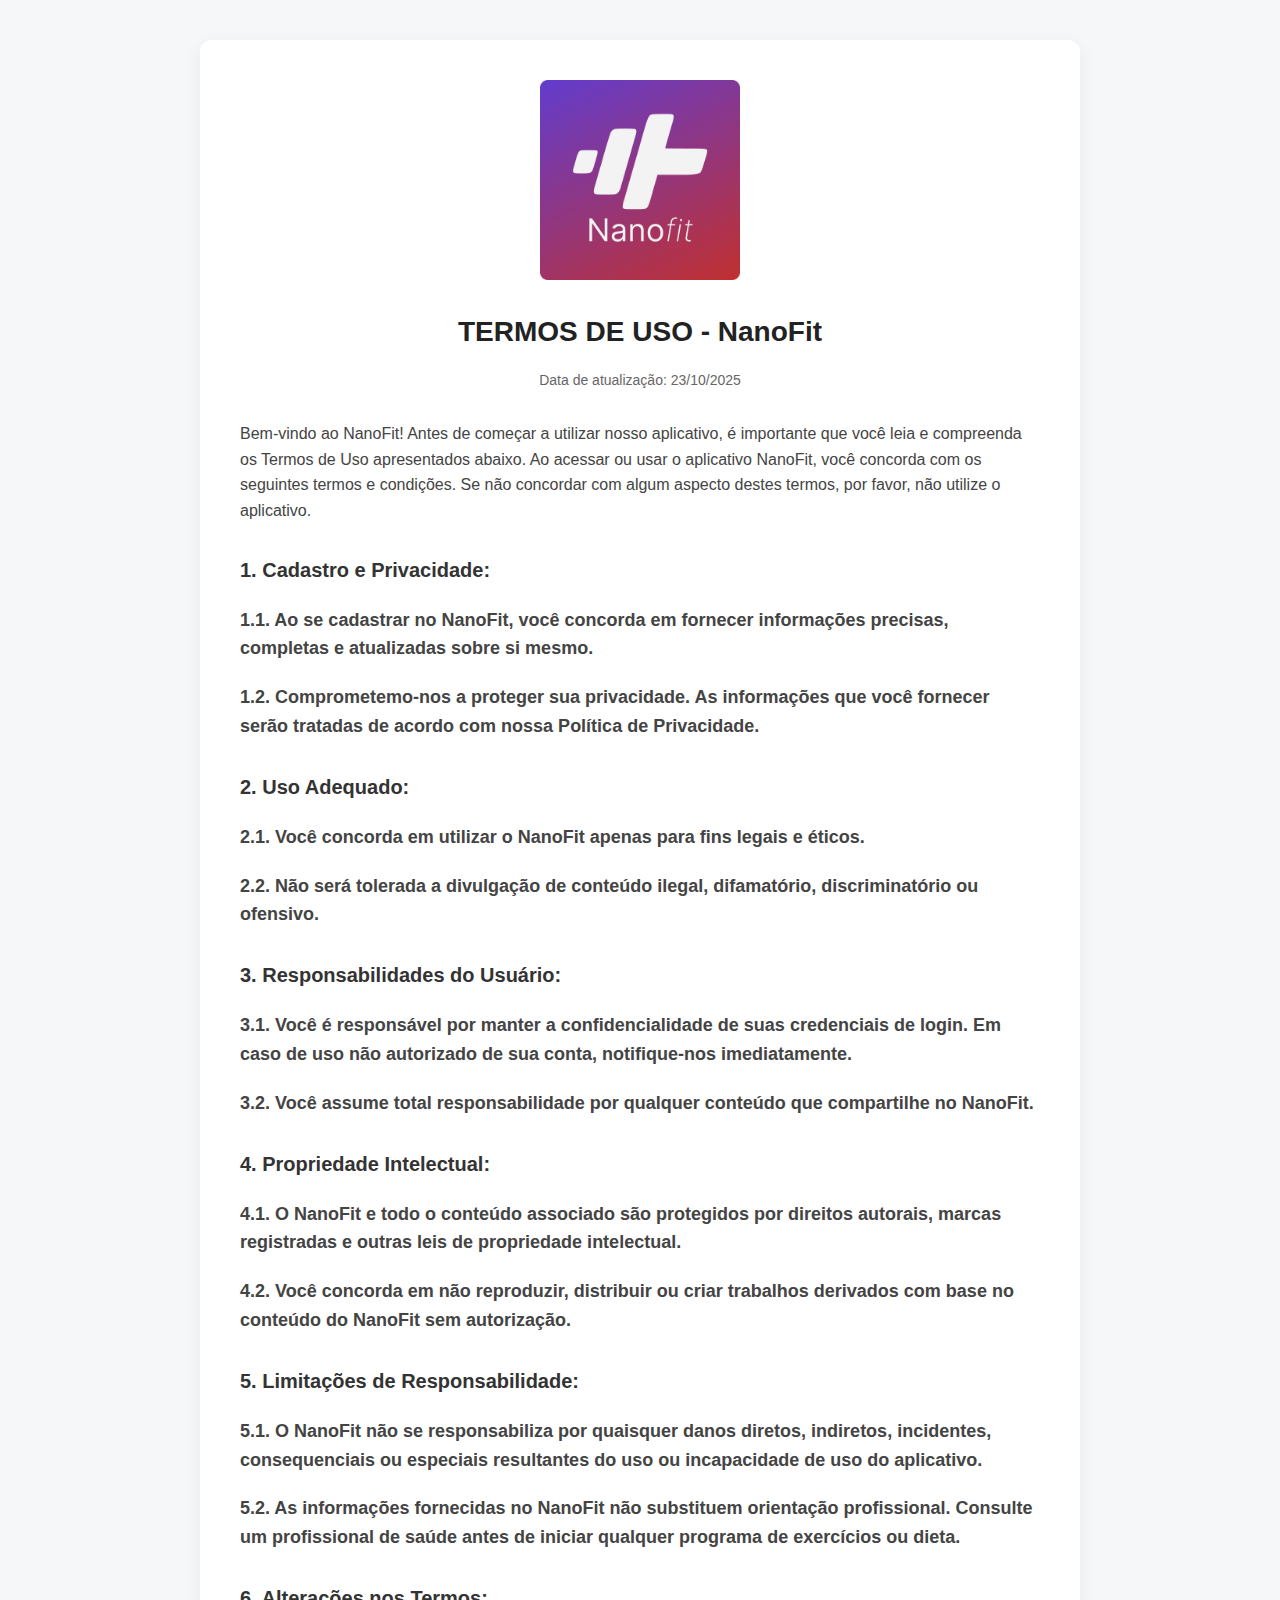
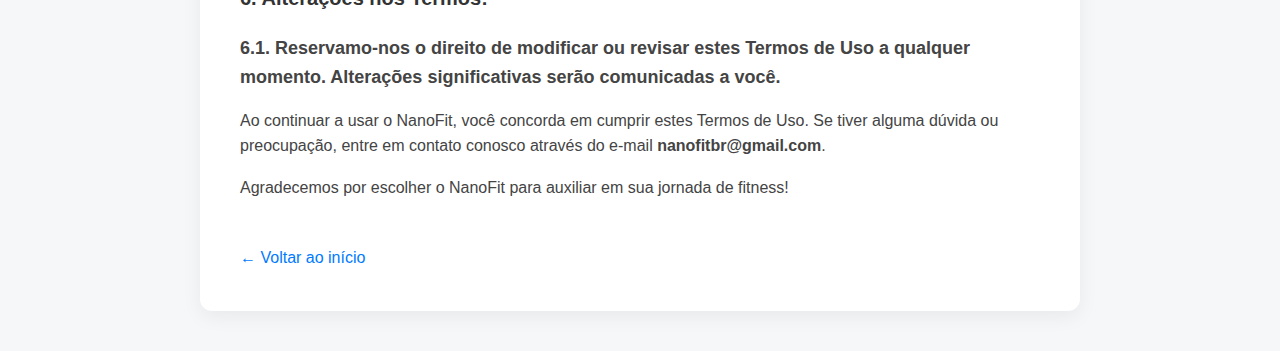
<file: terms.html>
<!doctype html>
<html lang="pt-BR">

<head>
    <meta charset="utf-8" />
    <link rel="icon" href="favicon.png" type="image/png">
    <meta name="viewport" content="width=device-width,initial-scale=1" />
    <title>Termos de Uso - NanoFit</title>
    <style>
        html,
        body {
            min-height: 100%;
            margin: 0;
            padding: 0;
        }

        body {
            background: #f6f7f9;
            font-family: -apple-system, BlinkMacSystemFont, "Segoe UI", Roboto, "Helvetica Neue", Arial;
            color: #222;
            padding: 40px 20px;
            line-height: 1.6;
        }

        .container {
            max-width: 800px;
            margin: 0 auto;
            background: #ffffff;
            padding: 40px;
            border-radius: 12px;
            box-shadow: 0 6px 20px rgba(0, 0, 0, 0.06);
        }

        .logo {
            display: block;
            margin: 0 auto 30px auto;
            max-width: 200px;
            height: auto;
        }

        h1 {
            font-size: 28px;
            font-weight: 700;
            color: #222;
            margin-bottom: 10px;
            text-align: center;
        }

        .date {
            text-align: center;
            color: #666;
            margin-bottom: 30px;
            font-size: 14px;
        }

        h2 {
            font-size: 20px;
            font-weight: 600;
            color: #333;
            margin-top: 30px;
            margin-bottom: 15px;
        }

        h3 {
            font-size: 18px;
            font-weight: 600;
            color: #444;
            margin-top: 20px;
            margin-bottom: 10px;
        }

        p {
            margin-bottom: 15px;
            color: #444;
        }

        ul {
            margin-bottom: 15px;
            padding-left: 25px;
        }

        li {
            margin-bottom: 8px;
            color: #444;
        }

        .contact {
            margin-top: 40px;
            padding: 20px;
            background: #f8f9fa;
            border-radius: 8px;
            border-left: 4px solid #007bff;
        }

        .contact p {
            margin-bottom: 10px;
        }

        .back-link {
            display: inline-block;
            margin-top: 30px;
            color: #007bff;
            text-decoration: none;
            font-weight: 500;
        }

        .back-link:hover {
            text-decoration: underline;
        }

        @media (max-width: 768px) {
            body {
                padding: 20px 10px;
            }

            .container {
                padding: 24px;
            }

            h1 {
                font-size: 24px;
            }

            h2 {
                font-size: 18px;
            }

            h3 {
                font-size: 16px;
            }
        }
    </style>
</head>

<body>
    <div class="container">
        <img class="logo" src="logo.png" alt="Logo NanoFit" />
        <h1>TERMOS DE USO - NanoFit</h1>
        <p class="date">Data de atualização: 23/10/2025</p>

        <p>Bem-vindo ao NanoFit! Antes de começar a utilizar nosso aplicativo, é importante que você leia e compreenda
            os
            Termos de Uso apresentados abaixo. Ao acessar ou usar o aplicativo NanoFit, você concorda com os seguintes
            termos e condições. Se não concordar com algum aspecto destes termos, por favor, não utilize o aplicativo.
        </p>

        <h2>1. Cadastro e Privacidade:</h2>

        <h3>1.1. Ao se cadastrar no NanoFit, você concorda em fornecer informações precisas, completas e atualizadas
            sobre
            si mesmo.</h3>

        <h3>1.2. Comprometemo-nos a proteger sua privacidade. As informações que você fornecer serão tratadas de acordo
            com nossa Política de Privacidade.</h3>

        <h2>2. Uso Adequado:</h2>

        <h3>2.1. Você concorda em utilizar o NanoFit apenas para fins legais e éticos.</h3>

        <h3>2.2. Não será tolerada a divulgação de conteúdo ilegal, difamatório, discriminatório ou ofensivo.</h3>

        <h2>3. Responsabilidades do Usuário:</h2>

        <h3>3.1. Você é responsável por manter a confidencialidade de suas credenciais de login. Em caso de uso não
            autorizado de sua conta, notifique-nos imediatamente.</h3>

        <h3>3.2. Você assume total responsabilidade por qualquer conteúdo que compartilhe no NanoFit.</h3>

        <h2>4. Propriedade Intelectual:</h2>

        <h3>4.1. O NanoFit e todo o conteúdo associado são protegidos por direitos autorais, marcas registradas e outras
            leis de propriedade intelectual.</h3>

        <h3>4.2. Você concorda em não reproduzir, distribuir ou criar trabalhos derivados com base no conteúdo do
            NanoFit
            sem autorização.</h3>

        <h2>5. Limitações de Responsabilidade:</h2>

        <h3>5.1. O NanoFit não se responsabiliza por quaisquer danos diretos, indiretos, incidentes, consequenciais ou
            especiais resultantes do uso ou incapacidade de uso do aplicativo.</h3>

        <h3>5.2. As informações fornecidas no NanoFit não substituem orientação profissional. Consulte um profissional
            de saúde antes de iniciar qualquer programa de exercícios ou dieta.</h3>

        <h2>6. Alterações nos Termos:</h2>

        <h3>6.1. Reservamo-nos o direito de modificar ou revisar estes Termos de Uso a qualquer momento. Alterações
            significativas serão comunicadas a você.</h3>

        <p>Ao continuar a usar o NanoFit, você concorda em cumprir estes Termos de Uso. Se tiver alguma dúvida ou
            preocupação, entre em contato conosco através do e-mail <strong>nanofitbr@gmail.com</strong>.</p>

        <p>Agradecemos por escolher o NanoFit para auxiliar em sua jornada de fitness!</p>

        <a href="index.html" class="back-link">← Voltar ao início</a>
    </div>
</body>

</html>
</file>
<file: style.css>
* {
  margin: 0;
  padding: 0;
  box-sizing: border-box;
}

html {
  scroll-behavior: smooth;
}

body {
  font-family: 'Segoe UI', Tahoma, Geneva, Verdana, sans-serif;
  color: #2c3e50;
  line-height: 1.6;
  background: #f8f9fa;
  background-image:
    linear-gradient(135deg, rgba(255, 255, 255, 0.9) 0%, rgba(248, 249, 250, 0.95) 100%),
    radial-gradient(circle at 20% 50%, rgba(102, 126, 234, 0.08) 0%, transparent 50%),
    radial-gradient(circle at 80% 80%, rgba(118, 75, 162, 0.08) 0%, transparent 50%);
  background-attachment: fixed;
}

/* Navbar Fixa */
.navbar {
  position: fixed;
  top: 0;
  left: 0;
  right: 0;
  background: rgba(255, 255, 255, 0.95);
  backdrop-filter: blur(20px);
  box-shadow: 0 2px 20px rgba(0, 0, 0, 0.08);
  z-index: 1000;
  padding: 18px 0;
  border-bottom: 1px solid rgba(102, 126, 234, 0.1);
}

.nav-container {
  max-width: 1200px;
  margin: 0 auto;
  padding: 0 30px;
  display: flex;
  justify-content: space-between;
  align-items: center;
}

.nav-logo {
  font-family: 'Inter', sans-serif;
  font-size: 26px;
  color: #2c3e50;
  display: flex;
  align-items: center;
  gap: 12px;
}

.nav-logo img {
  height: 40px;
  width: auto;
  object-fit: contain;
}

.nav-logo .nano {
  font-weight: 400;
  margin-right: 0;
}

.nav-logo .fit {
  font-weight: 200;
  font-style: italic;
  margin-left: 0;
}

.nav-logo-text {
  display: inline-block;
  white-space: nowrap;
  letter-spacing: 1px;
}

.nav-links {
  display: flex;
  gap: 40px;
  align-items: center;
  list-style: none;
}

.nav-links a {
  color: #2c3e50;
  text-decoration: none;
  font-weight: 500;
  font-size: 15px;
  transition: all 0.3s ease;
  position: relative;
  text-transform: uppercase;
  letter-spacing: 0.5px;
}

.nav-links a::before {
  content: '';
  position: absolute;
  bottom: -5px;
  left: 0;
  width: 0;
  height: 2px;
  background: linear-gradient(90deg, #667eea 0%, #764ba2 100%);
  transition: width 0.3s ease;
}

.nav-links a:hover::before {
  width: 100%;
}

.nav-links a:hover {
  color: #667eea;
}

.nav-cta {
  background: linear-gradient(135deg, #25D366 0%, #20BA5A 100%);
  color: white !important;
  padding: 14px 32px;
  border-radius: 8px;
  font-weight: 600;
  font-size: 15px;
  box-shadow: 0 4px 20px rgba(37, 211, 102, 0.5);
  transition: all 0.3s ease;
  position: relative;
  overflow: hidden;
}

/* Remove o efeito de linha do botão de contato */
.nav-links .nav-cta::before {
  display: none;
}

.nav-cta::after {
  display: none;
}

.nav-cta:hover {
  transform: translateY(-3px) scale(1.05);
  box-shadow: 0 10px 35px rgba(37, 211, 102, 0.7);
}

.nav-cta span {
  position: relative;
  z-index: 1;
}

/* Hero Section */
.hero {
  background: linear-gradient(180deg, #ffffff 0%, #f8f9fa 100%);
  color: #2c3e50;
  padding: 160px 20px 100px;
  text-align: center;
  position: relative;
  overflow: hidden;
}

.hero::before {
  content: '';
  position: absolute;
  top: 0;
  left: 0;
  right: 0;
  bottom: 0;
  background:
    radial-gradient(circle at 30% 30%, rgba(102, 126, 234, 0.08) 0%, transparent 50%),
    radial-gradient(circle at 70% 70%, rgba(118, 75, 162, 0.08) 0%, transparent 50%);
}

.hero-content {
  max-width: 1200px;
  margin: 0 auto;
  position: relative;
  z-index: 1;
}


.hero h1 {
  font-size: 48px;
  font-weight: 300;
  margin-bottom: 25px;
  line-height: 1.3;
  letter-spacing: -0.5px;
  color: #2c3e50;
}

.hero h1 strong {
  font-weight: 700;
  background: linear-gradient(135deg, #667eea 0%, #764ba2 100%);
  -webkit-background-clip: text;
  -webkit-text-fill-color: transparent;
  background-clip: text;
}

.hero p {
  font-size: 20px;
  margin-bottom: 50px;
  opacity: 0.85;
  max-width: 700px;
  margin-left: auto;
  margin-right: auto;
  font-weight: 300;
  line-height: 1.8;
  color: #5a6c7d;
}

.download-buttons {
  display: flex;
  gap: 25px;
  justify-content: center;
  flex-wrap: wrap;
  margin-bottom: 40px;
}

.download-btn {
  display: inline-block;
  padding: 15px 30px;
  background: rgba(102, 126, 234, 0.1);
  color: #2c3e50;
  text-decoration: none;
  border-radius: 12px;
  font-weight: 500;
  transition: all 0.3s ease;
  border: 1px solid rgba(102, 126, 234, 0.2);
  backdrop-filter: blur(10px);
}

.download-btn:hover {
  background: rgba(102, 126, 234, 0.2);
  transform: translateY(-3px);
  box-shadow: 0 10px 30px rgba(102, 126, 234, 0.2);
}

.download-btn img {
  height: 40px;
  width: auto;
  vertical-align: middle;
  margin-right: 10px;
}

/* Sections */
.section {
  padding: 100px 20px;
  max-width: 1200px;
  margin: 0 auto;
}

.section-title {
  font-size: 40px;
  font-weight: 300;
  text-align: center;
  margin-bottom: 60px;
  color: #2c3e50;
  letter-spacing: -1px;
}

.section-title strong {
  font-weight: 700;
  background: linear-gradient(135deg, #667eea 0%, #764ba2 100%);
  -webkit-background-clip: text;
  -webkit-text-fill-color: transparent;
  background-clip: text;
}

.about {
  background: rgba(255, 255, 255, 0.8);
  backdrop-filter: blur(10px);
  border-radius: 24px;
  margin: 60px auto;
  padding: 80px 40px;
  border: 1px solid rgba(102, 126, 234, 0.1);
  box-shadow: 0 8px 32px rgba(0, 0, 0, 0.06);
}

.about-content {
  display: grid;
  grid-template-columns: 1fr;
  gap: 30px;
  align-items: center;
}

.about-text {
  font-size: 18px;
  color: #5a6c7d;
  line-height: 1.9;
  font-weight: 300;
}

.about-text strong {
  color: #2c3e50;
  font-weight: 600;
}

.features-grid {
  display: grid;
  grid-template-columns: repeat(auto-fit, minmax(280px, 1fr));
  gap: 30px;
  margin-top: 50px;
}

.feature-card {
  background: rgba(255, 255, 255, 0.9);
  backdrop-filter: blur(10px);
  padding: 40px;
  border-radius: 20px;
  box-shadow: 0 8px 32px rgba(0, 0, 0, 0.08);
  transition: all 0.4s ease;
  border: 1px solid rgba(102, 126, 234, 0.1);
}

.feature-card:hover {
  transform: translateY(-8px);
  background: rgba(255, 255, 255, 1);
  box-shadow: 0 15px 50px rgba(102, 126, 234, 0.15);
  border-color: rgba(102, 126, 234, 0.3);
}

.feature-icon {
  font-size: 52px;
  margin-bottom: 25px;
  filter: drop-shadow(0 4px 10px rgba(102, 126, 234, 0.2));
}

.feature-card h3 {
  font-size: 24px;
  font-weight: 600;
  margin-bottom: 18px;
  color: #2c3e50;
  letter-spacing: -0.5px;
}

.feature-card p {
  color: #5a6c7d;
  line-height: 1.8;
  font-weight: 300;
}

/* Accordion para funcionalidades no mobile */
.feature-card-header {
  display: none;
  cursor: pointer;
  user-select: none;
}

.feature-card-content {
  transition: all 0.3s ease;
}

.feature-card-toggle {
  display: inline-block;
  margin-left: auto;
  width: 10px;
  height: 10px;
  border-right: 1.5px solid #667eea;
  border-bottom: 1.5px solid #667eea;
  transform: rotate(45deg);
  transition: transform 0.3s ease;
  flex-shrink: 0;
  opacity: 0.7;
}

.feature-card.expanded .feature-card-toggle {
  transform: rotate(225deg);
}

/* Desktop: mostra tudo normalmente */
@media (min-width: 769px) {
  #funcionalidades .feature-card {
    cursor: default;
    padding: 40px;
  }

  /* Esconde o header no desktop */
  #funcionalidades .feature-card-header {
    display: none !important;
  }

  /* Mostra o ícone e título como elementos separados no desktop */
  #funcionalidades .feature-card>.feature-icon {
    display: block !important;
    margin-bottom: 25px;
    font-size: 52px;
  }

  #funcionalidades .feature-card>h3 {
    display: block !important;
    margin-bottom: 18px;
    font-size: 24px;
  }

  #funcionalidades .feature-card-content {
    max-height: none !important;
    opacity: 1 !important;
    margin-top: 0 !important;
    overflow: visible !important;
  }

  #funcionalidades .feature-card-toggle {
    display: none !important;
  }
}

.coming-soon {
  background: rgba(255, 255, 255, 0.8);
  backdrop-filter: blur(10px);
  border-radius: 24px;
  margin: 60px auto;
  padding: 80px 40px;
  border: 1px solid rgba(255, 193, 7, 0.2);
  box-shadow: 0 8px 32px rgba(0, 0, 0, 0.06);
}

.coming-soon-badge {
  display: inline-block;
  background: linear-gradient(135deg, #ffc107 0%, #ff9800 100%);
  color: #000;
  padding: 8px 16px;
  border-radius: 6px;
  font-size: 11px;
  font-weight: 700;
  margin-bottom: 15px;
  text-transform: uppercase;
  letter-spacing: 1px;
  box-shadow: 0 4px 15px rgba(255, 193, 7, 0.4);
}

.contact {
  background: linear-gradient(135deg, rgba(102, 126, 234, 0.15) 0%, rgba(118, 75, 162, 0.15) 100%);
  backdrop-filter: blur(20px);
  color: #2c3e50;
  border-radius: 24px;
  margin: 60px auto;
  padding: 80px 40px;
  border: 1px solid rgba(102, 126, 234, 0.2);
  position: relative;
  overflow: hidden;
  box-shadow: 0 8px 32px rgba(102, 126, 234, 0.1);
}

.contact::before {
  content: '';
  position: absolute;
  top: -50%;
  right: -50%;
  width: 200%;
  height: 200%;
  background: radial-gradient(circle, rgba(102, 126, 234, 0.08) 0%, transparent 70%);
  animation: rotate 25s linear infinite;
}

@keyframes rotate {
  from {
    transform: rotate(0deg);
  }

  to {
    transform: rotate(360deg);
  }
}

.contact .section-title {
  position: relative;
  z-index: 1;
}

.contact-content {
  text-align: center;
  max-width: 600px;
  margin: 0 auto;
  position: relative;
  z-index: 1;
}

.contact p {
  font-size: 18px;
  margin-bottom: 35px;
  opacity: 0.9;
  font-weight: 300;
  line-height: 1.8;
  color: #5a6c7d;
}

.whatsapp-btn {
  display: inline-block;
  padding: 18px 40px;
  background: linear-gradient(135deg, #25D366 0%, #20BA5A 100%);
  color: white;
  text-decoration: none;
  border-radius: 12px;
  font-weight: 600;
  font-size: 18px;
  transition: all 0.3s ease;
  box-shadow: 0 6px 25px rgba(37, 211, 102, 0.5);
  position: relative;
  z-index: 1;
}

.whatsapp-btn:hover {
  transform: translateY(-3px) scale(1.05);
  box-shadow: 0 10px 35px rgba(37, 211, 102, 0.7);
}

.whatsapp-icon {
  display: inline-block;
  margin-right: 12px;
  width: 24px;
  height: 24px;
  vertical-align: middle;
}

.whatsapp-icon svg {
  width: 100%;
  height: 100%;
  fill: currentColor;
}

.footer {
  background: rgba(44, 62, 80, 0.95);
  backdrop-filter: blur(10px);
  color: rgba(255, 255, 255, 0.7);
  padding: 60px 20px 30px;
  border-top: 1px solid rgba(255, 255, 255, 0.1);
}

.footer-container {
  max-width: 1200px;
  margin: 0 auto;
  display: grid;
  grid-template-columns: repeat(auto-fit, minmax(250px, 1fr));
  gap: 40px;
  margin-bottom: 40px;
}

.footer-section {
  text-align: left;
}

.footer-section h3 {
  color: #ffffff;
  font-size: 18px;
  font-weight: 600;
  margin-bottom: 20px;
  letter-spacing: 0.5px;
}

.footer-links {
  display: flex;
  flex-direction: column;
  gap: 12px;
}

.footer-links a {
  color: rgba(255, 255, 255, 0.7);
  text-decoration: none;
  transition: color 0.3s ease;
  font-weight: 300;
  font-size: 14px;
}

.footer-links a:hover {
  color: #ffffff;
}

.footer-contact {
  display: flex;
  flex-direction: column;
  gap: 15px;
}

.footer-contact-item {
  display: flex;
  align-items: center;
  gap: 12px;
  color: rgba(255, 255, 255, 0.7);
  font-size: 14px;
  font-weight: 300;
  text-decoration: none;
  transition: color 0.3s ease;
}

.footer-contact-item:hover {
  color: #ffffff;
}

.footer-contact-item svg {
  width: 20px;
  height: 20px;
  fill: currentColor;
  flex-shrink: 0;
}

.footer-social {
  display: flex;
  gap: 15px;
  margin-top: 5px;
}

.footer-social a {
  display: flex;
  align-items: center;
  justify-content: center;
  width: 40px;
  height: 40px;
  border-radius: 50%;
  background: rgba(255, 255, 255, 0.1);
  color: rgba(255, 255, 255, 0.7);
  text-decoration: none;
  transition: all 0.3s ease;
}

.footer-social a:hover {
  background: rgba(255, 255, 255, 0.2);
  color: #ffffff;
  transform: translateY(-3px);
}

.footer-social a svg {
  width: 20px;
  height: 20px;
  fill: currentColor;
}

.footer-bottom {
  text-align: center;
  padding-top: 30px;
  border-top: 1px solid rgba(255, 255, 255, 0.1);
}

.footer-bottom p {
  font-size: 14px;
  font-weight: 300;
  color: rgba(255, 255, 255, 0.6);
  margin: 0;
}

@media (max-width: 768px) {
  .footer-container {
    grid-template-columns: 1fr;
    gap: 30px;
  }

  .footer-section {
    text-align: center;
  }

  .footer-links {
    align-items: center;
  }

  .footer-contact {
    align-items: center;
  }

  .footer-social {
    justify-content: center;
  }
}

/* Mobile Menu */
.menu-toggle {
  display: none;
  flex-direction: column;
  cursor: pointer;
  gap: 5px;
}

.menu-toggle span {
  width: 25px;
  height: 2px;
  background: #2c3e50;
  border-radius: 2px;
  transition: all 0.3s ease;
}

@media (max-width: 768px) {
  .nav-logo img {
    height: 32px;
  }

  .nav-logo {
    font-size: 22px;
    gap: 10px;
  }

  .menu-toggle {
    display: flex;
  }

  .nav-links {
    position: fixed;
    top: 70px;
    left: -100%;
    width: 100%;
    background: rgba(255, 255, 255, 0.98);
    backdrop-filter: blur(20px);
    flex-direction: column;
    padding: 30px;
    gap: 25px;
    transition: left 0.3s ease;
    box-shadow: 0 4px 20px rgba(0, 0, 0, 0.1);
    border-top: 1px solid rgba(102, 126, 234, 0.1);
  }

  .nav-links.active {
    left: 0;
  }

  .hero {
    padding: 130px 20px 70px;
  }

  .hero h1 {
    font-size: 36px;
  }

  .hero p {
    font-size: 18px;
  }

  .section {
    padding: 70px 20px;
  }

  .section-title {
    font-size: 32px;
  }

  .about,
  .coming-soon,
  .contact {
    padding: 50px 0;
    margin: 40px auto;
  }

  /* Remove estilos da classe coming-soon no mobile */
  .coming-soon {
    background: transparent;
    backdrop-filter: none;
    border-radius: 0;
    border: none;
    box-shadow: none;
    padding: 30px 0;
    margin: 40px auto;
  }

  .features-grid {
    grid-template-columns: 1fr;
    gap: 15px;
  }

  /* Accordion para funcionalidades no mobile */
  #funcionalidades .feature-card {
    padding: 20px;
    cursor: pointer;
    position: relative;
  }

  /* Esconde os elementos diretos no mobile */
  #funcionalidades .feature-card>.feature-icon,
  #funcionalidades .feature-card>h3 {
    display: none;
  }

  #funcionalidades .feature-card-header {
    display: flex;
    align-items: center;
    gap: 15px;
    margin-bottom: 0;
    transition: all 0.3s ease;
  }

  #funcionalidades .feature-card-header .feature-icon {
    font-size: 32px;
    margin-bottom: 0;
    transition: all 0.3s ease;
  }

  #funcionalidades .feature-card-header h3 {
    margin-bottom: 0;
    flex: 1;
    font-size: 18px;
    transition: all 0.3s ease;
  }

  #funcionalidades .feature-card-content {
    max-height: 0;
    overflow: hidden;
    opacity: 0;
    transition: max-height 0.4s ease, opacity 0.4s ease, margin-top 0.4s ease;
    margin-top: 0;
  }

  #funcionalidades .feature-card.expanded .feature-card-content {
    max-height: 500px;
    opacity: 1;
    margin-top: 15px;
  }

  #funcionalidades .feature-card.expanded .feature-card-header {
    margin-bottom: 0;
    align-items: flex-start;
  }

  #funcionalidades .feature-card.expanded .feature-card-header .feature-icon {
    margin-bottom: 0;
  }

  #funcionalidades .feature-card.expanded .feature-card-header h3 {
    margin-bottom: 0;
  }

  #funcionalidades .feature-card-content p {
    margin-top: 0;
  }

  /* Carousel para seção Em Breve no mobile */
  .coming-soon .carousel-wrapper {
    position: relative;
    width: 100%;
    overflow: hidden;
    padding: 0;
    margin: 0;
  }

  .carousel-container {
    display: flex;
    transition: transform 0.5s ease;
    gap: 0;
    width: 100%;
    position: relative;
  }

  .carousel-container .carousel-slide {
    min-width: 100%;
    width: 100%;
    max-width: 100%;
    flex-shrink: 0;
    margin: 0;
    padding: 0;
    box-sizing: border-box;
    position: relative;
  }

  /* Cards ocupam 100% da largura sem mostrar elementos adjacentes */
  .carousel-container .carousel-slide .feature-card {
    margin: 0;
    padding: 40px;
    box-shadow: 0 8px 32px rgba(0, 0, 0, 0.08);
    width: 100%;
    max-width: 100%;
    box-sizing: border-box;
    flex-shrink: 0;
  }

  .carousel-nav {
    display: flex;
    justify-content: center;
    align-items: center;
    margin-top: 25px;
  }

  .carousel-btn {
    display: none;
  }

  .carousel-dots {
    display: flex;
    gap: 10px;
    align-items: center;
    justify-content: center;
  }

  .carousel-dot {
    width: 8px;
    height: 8px;
    border-radius: 50%;
    background: rgba(102, 126, 234, 0.25);
    border: none;
    cursor: pointer;
    transition: all 0.3s ease;
    padding: 0;
  }

  .carousel-dot.active {
    background: #667eea;
    width: 24px;
    border-radius: 4px;
  }

  .download-buttons {
    flex-direction: column;
    align-items: center;
  }

  .download-btn {
    width: 100%;
    max-width: 250px;
  }
}

/* Desktop: mantém grid normal */
@media (min-width: 769px) {
  .carousel-nav {
    display: none;
  }

  .carousel-container {
    display: grid;
  }

  .carousel-container .carousel-slide {
    min-width: auto;
  }
}
</file>
